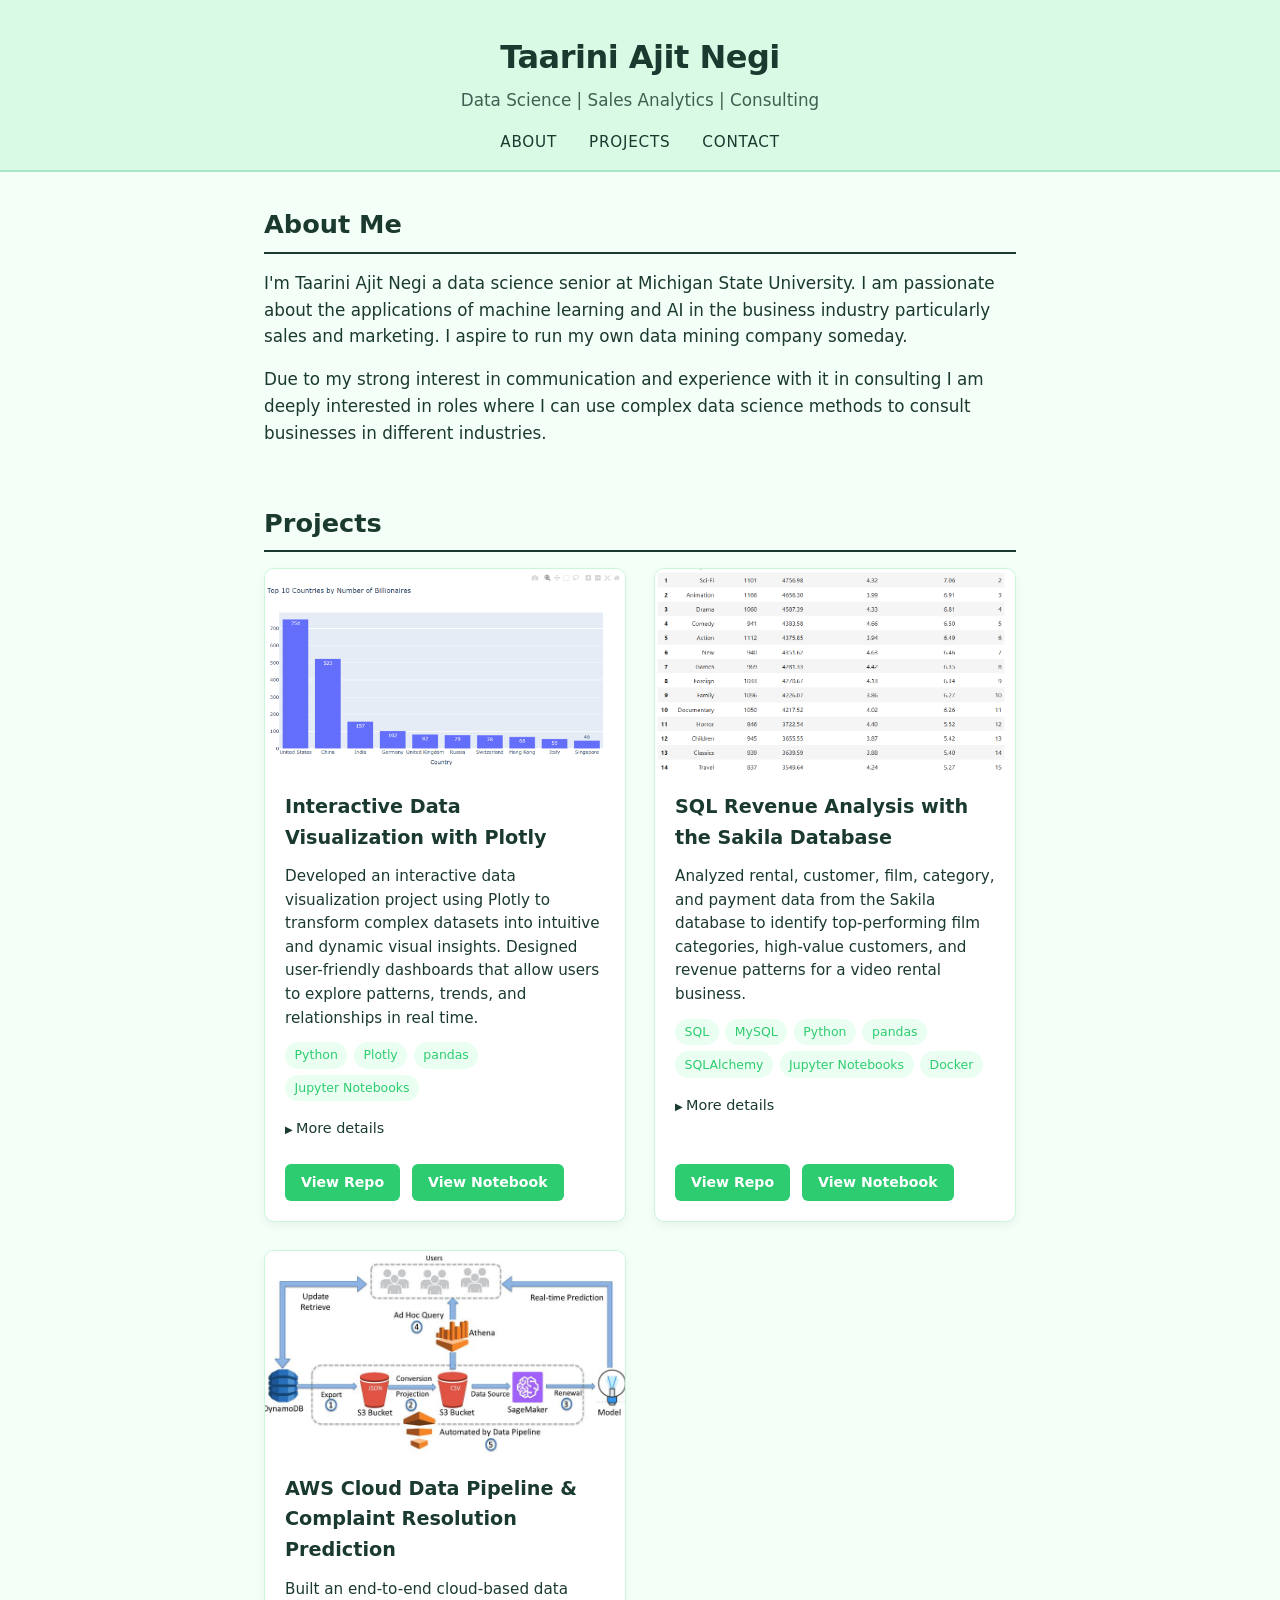
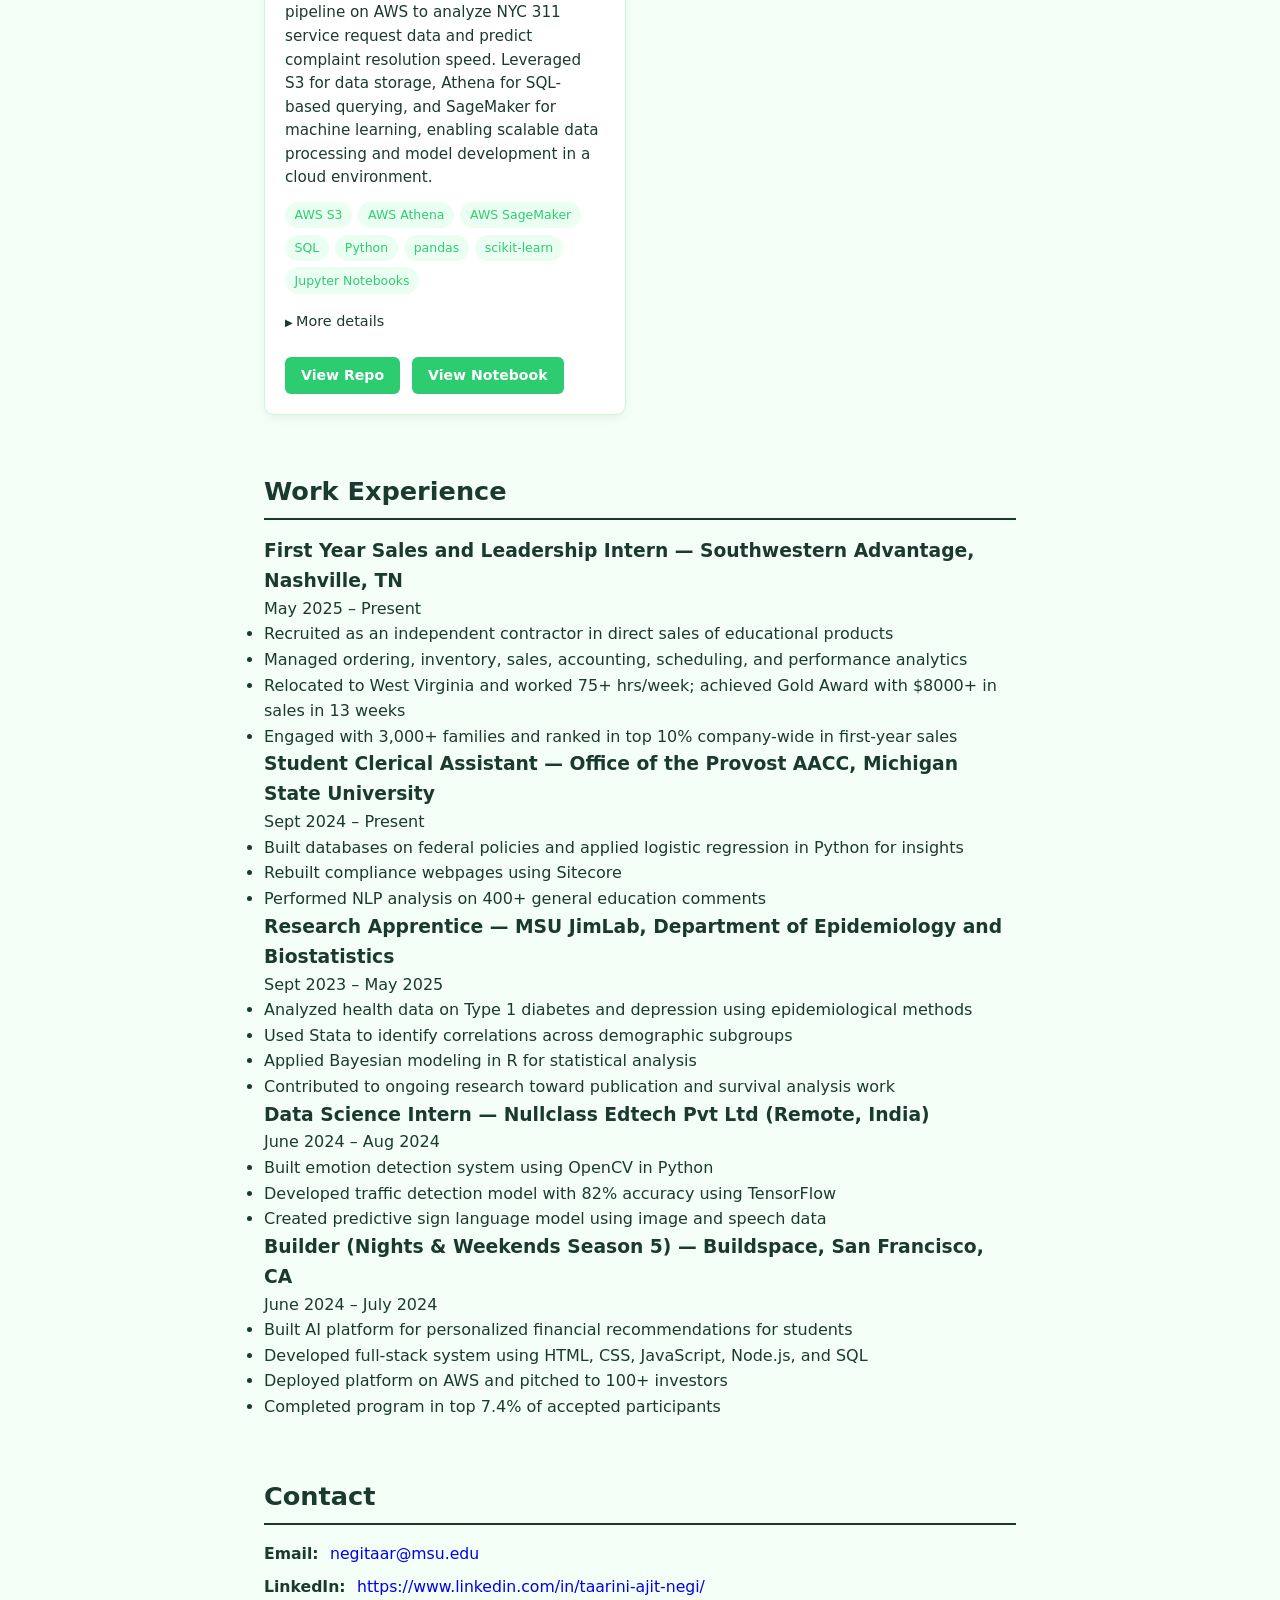
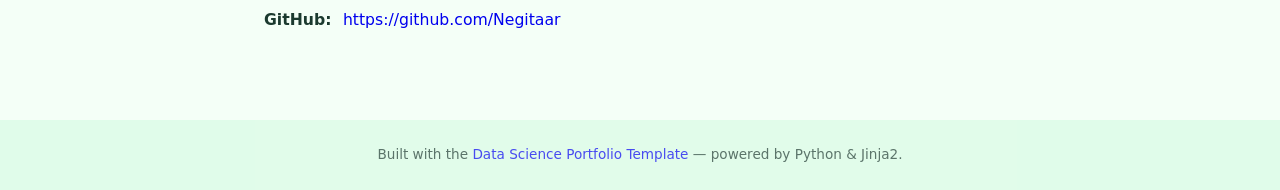
<file: docs/index.html>
<!DOCTYPE html>
<html lang="en">
<head>
  <meta charset="UTF-8" />
  <meta name="viewport" content="width=device-width, initial-scale=1.0" />
  <title>Taarini Ajit Negi | Data Science Portfolio</title>

  <!-- Base styles always loaded -->
  <link rel="stylesheet" href="css/base.css" />

  <!-- Theme stylesheet — controlled by `theme` in portfolio_config.yaml -->
  <link rel="stylesheet" href="css/themes/light-green.css" />
</head>
<body>

  <!-- ===== Header ===== -->
  <header class="site-header">
    <div class="header-inner">
      <div class="header-name">Taarini Ajit Negi</div>
      <div class="header-tagline">Data Science | Sales Analytics | Consulting </div>
    </div>

    <!-- Navigation bar -->
    <nav class="site-nav">
      <a href="#about">About</a>
      <a href="#projects">Projects</a>
      <a href="#contact">Contact</a>
    </nav>
  </header>

  <!-- ===== Main content (filled in by child templates) ===== -->
  <main class="site-main">
    

<!-- ===== About Section ===== -->
<section id="about" class="section about-section">
  <h2>About Me</h2>
  <div class="about-text">
    <p>I'm Taarini Ajit Negi a data science senior at Michigan State University. I am passionate about the applications of machine learning and AI in the 
business industry particularly sales and marketing. I aspire to run my own data mining company someday. </p>
<p>Due to my strong interest in communication and experience with it in consulting I am deeply interested in roles where I can use complex data science methods
to consult businesses in different industries.</p>
  </div>
</section>


<!-- ===== Projects Section ===== -->
<section id="projects" class="section projects-section">
  <h2>Projects</h2>

  <div class="project-grid">
    
    <article class="project-card">
      <div class="project-image-wrapper">
        <img
          src="img/billionaires_bycountry.png"
          alt="Thumbnail for Interactive Data Visualization with Plotly"
          class="project-image"
        />
      </div>

      <div class="project-body">
        <h3 class="project-title">Interactive Data Visualization with Plotly</h3>

        <p class="project-summary">
          Developed an interactive data visualization project using Plotly to transform complex datasets into intuitive and dynamic visual insights. Designed user-friendly dashboards that allow users to explore patterns, trends, and relationships in real time.

        </p>

        <div class="tech-stack">
          
          <span class="tech-badge">Python</span>
          
          <span class="tech-badge">Plotly</span>
          
          <span class="tech-badge">pandas</span>
          
          <span class="tech-badge">Jupyter Notebooks</span>
          
        </div>

        <details class="project-details">
          <summary>More details</summary>

          <div class="detail-block">
            <h4>Problem</h4>
            <p>Traditional static visualizations often fail to effectively communicate complex patterns in data, especially to non-technical audiences. There was a need for an interactive solution that allows users to explore data dynamically and uncover insights without requiring advanced technical knowledge.
</p>
          </div>

          <div class="detail-block">
            <h4>Approach</h4>
            <p>Cleaned and processed the dataset using pandas, followed by designing multiple interactive visualizations using Plotly. Implemented features such as hover interactions, filtering, and dynamic views to enhance user engagement. Structured the project as a reproducible Jupyter Notebook and prepared it for public sharing via GitHub.
</p>
          </div>

          <div class="detail-block">
            <h4>Results &amp; Impact</h4>
            <p>Successfully created an interactive visualization tool that makes data exploration more accessible and engaging. Users can identify trends and relationships more efficiently compared to static charts. This project demonstrates the ability to communicate complex data insights through intuitive and visually appealing interfaces.
</p>
          </div>
        </details>

        <div class="project-links">
          
          <a href="https://github.com/Negitaar/cmse492-hw01-negitaar" target="_blank" rel="noopener" class="btn btn-repo">
            View Repo
          </a>
          

          
          <a href="https://github.com/Negitaar/cmse492-hw01-negitaar/blob/main/notebooks/CMSE_402HonorsProject.ipynb" target="_blank" rel="noopener" class="btn btn-notebook">
            View Notebook
          </a>
          
        </div>
      </div>
    </article>
    
    <article class="project-card">
      <div class="project-image-wrapper">
        <img
          src="img/sql_sakila.png"
          alt="Thumbnail for SQL Revenue Analysis with the Sakila Database"
          class="project-image"
        />
      </div>

      <div class="project-body">
        <h3 class="project-title">SQL Revenue Analysis with the Sakila Database</h3>

        <p class="project-summary">
          Analyzed rental, customer, film, category, and payment data from the Sakila database to identify top-performing film categories, high-value customers, and revenue patterns for a video rental business.

        </p>

        <div class="tech-stack">
          
          <span class="tech-badge">SQL</span>
          
          <span class="tech-badge">MySQL</span>
          
          <span class="tech-badge">Python</span>
          
          <span class="tech-badge">pandas</span>
          
          <span class="tech-badge">SQLAlchemy</span>
          
          <span class="tech-badge">Jupyter Notebooks</span>
          
          <span class="tech-badge">Docker</span>
          
        </div>

        <details class="project-details">
          <summary>More details</summary>

          <div class="detail-block">
            <h4>Problem</h4>
            <p>A video rental store manager needs to understand which film categories generate the most revenue and rental activity, as well as which customers contribute the most value. This analysis uses SQL to turn transactional rental and payment data into business insights that can support inventory, marketing, and customer engagement decisions.
</p>
          </div>

          <div class="detail-block">
            <h4>Approach</h4>
            <p>Connected to a Dockerized MySQL Sakila database from a Jupyter Notebook using SQLAlchemy. Wrote SQL queries using joins, aggregation, HAVING clauses, common table expressions, and window functions to analyze revenue, rentals, category performance, and customer activity. Validated results with row-count checks, grouped summaries, and sanity checks.
</p>
          </div>

          <div class="detail-block">
            <h4>Results &amp; Impact</h4>
            <p>Produced a manager-style report ranking film categories by total revenue, total rentals, average revenue per rental, percent of total revenue, and revenue rank. The project demonstrates the ability to translate relational database tables into actionable business insights for operations and marketing decisions.
</p>
          </div>
        </details>

        <div class="project-links">
          
          <a href="https://github.com/Negitaar/cmse492-hw02-negitaar" target="_blank" rel="noopener" class="btn btn-repo">
            View Repo
          </a>
          

          
          <a href="https://github.com/Negitaar/cmse492-hw02-negitaar/blob/main/docker-compose.yml" target="_blank" rel="noopener" class="btn btn-notebook">
            View Notebook
          </a>
          
        </div>
      </div>
    </article>
    
    <article class="project-card">
      <div class="project-image-wrapper">
        <img
          src="img/aws_image.jpg"
          alt="Thumbnail for AWS Cloud Data Pipeline &amp; Complaint Resolution Prediction"
          class="project-image"
        />
      </div>

      <div class="project-body">
        <h3 class="project-title">AWS Cloud Data Pipeline &amp; Complaint Resolution Prediction</h3>

        <p class="project-summary">
          Built an end-to-end cloud-based data pipeline on AWS to analyze NYC 311 service request data and predict complaint resolution speed. Leveraged S3 for data storage, Athena for SQL-based querying, and SageMaker for machine learning, enabling scalable data processing and model development in a cloud environment.

        </p>

        <div class="tech-stack">
          
          <span class="tech-badge">AWS S3</span>
          
          <span class="tech-badge">AWS Athena</span>
          
          <span class="tech-badge">AWS SageMaker</span>
          
          <span class="tech-badge">SQL</span>
          
          <span class="tech-badge">Python</span>
          
          <span class="tech-badge">pandas</span>
          
          <span class="tech-badge">scikit-learn</span>
          
          <span class="tech-badge">Jupyter Notebooks</span>
          
        </div>

        <details class="project-details">
          <summary>More details</summary>

          <div class="detail-block">
            <h4>Problem</h4>
            <p>Large-scale public service datasets, such as NYC 311 complaints, are difficult to analyze using local tools due to their size and complexity. There was a need for a scalable cloud-based workflow to store, query, and model the data efficiently, while also generating insights into factors influencing complaint resolution times.
</p>
          </div>

          <div class="detail-block">
            <h4>Approach</h4>
            <p>Designed a structured data pipeline by uploading raw datasets to AWS S3 and organizing them into logical prefixes for reproducibility. Created external tables in Athena to query the data using SQL and engineered features for modeling. Generated a modeling dataset and exported it back to S3, then loaded it into SageMaker for machine learning. Built and evaluated a classification model to predict whether complaints would be resolved within three days, and compared local sklearn workflows with SageMaker built-in algorithms.
</p>
          </div>

          <div class="detail-block">
            <h4>Results &amp; Impact</h4>
            <p>Successfully implemented a scalable cloud workflow that integrates data engineering, SQL analytics, and machine learning. The model provides a baseline prediction of complaint resolution speed, demonstrating the ability to derive actionable insights from large public datasets. This project highlights proficiency in building reproducible cloud-based data pipelines and applying machine learning in a real-world context.
</p>
          </div>
        </details>

        <div class="project-links">
          
          <a href="https://github.com/Negitaar/aws-cloud-computing-project" target="_blank" rel="noopener" class="btn btn-repo">
            View Repo
          </a>
          

          
          <a href="https://github.com/Negitaar/aws-cloud-computing-project/blob/main/notebooks/day27_inclass_assignment-STUDENT (1).ipynb" target="_blank" rel="noopener" class="btn btn-notebook">
            View Notebook
          </a>
          
        </div>
      </div>
    </article>
    
  </div>
</section>


<!-- ===== Work Experience Section ===== -->
<section id="experience" class="section experience-section">
  <h2>Work Experience</h2>

  <div class="experience-list">
    
    <article class="experience-item">
      <h3>First Year Sales and Leadership Intern — Southwestern Advantage, Nashville, TN</h3>
      <p class="experience-duration">May 2025 – Present</p>

      <ul>
        
        <li>Recruited as an independent contractor in direct sales of educational products</li>
        
        <li>Managed ordering, inventory, sales, accounting, scheduling, and performance analytics</li>
        
        <li>Relocated to West Virginia and worked 75+ hrs/week; achieved Gold Award with $8000+ in sales in 13 weeks</li>
        
        <li>Engaged with 3,000+ families and ranked in top 10% company-wide in first-year sales</li>
        
      </ul>
    </article>
    
    <article class="experience-item">
      <h3>Student Clerical Assistant — Office of the Provost AACC, Michigan State University</h3>
      <p class="experience-duration">Sept 2024 – Present</p>

      <ul>
        
        <li>Built databases on federal policies and applied logistic regression in Python for insights</li>
        
        <li>Rebuilt compliance webpages using Sitecore</li>
        
        <li>Performed NLP analysis on 400+ general education comments</li>
        
      </ul>
    </article>
    
    <article class="experience-item">
      <h3>Research Apprentice — MSU JimLab, Department of Epidemiology and Biostatistics</h3>
      <p class="experience-duration">Sept 2023 – May 2025</p>

      <ul>
        
        <li>Analyzed health data on Type 1 diabetes and depression using epidemiological methods</li>
        
        <li>Used Stata to identify correlations across demographic subgroups</li>
        
        <li>Applied Bayesian modeling in R for statistical analysis</li>
        
        <li>Contributed to ongoing research toward publication and survival analysis work</li>
        
      </ul>
    </article>
    
    <article class="experience-item">
      <h3>Data Science Intern — Nullclass Edtech Pvt Ltd (Remote, India)</h3>
      <p class="experience-duration">June 2024 – Aug 2024</p>

      <ul>
        
        <li>Built emotion detection system using OpenCV in Python</li>
        
        <li>Developed traffic detection model with 82% accuracy using TensorFlow</li>
        
        <li>Created predictive sign language model using image and speech data</li>
        
      </ul>
    </article>
    
    <article class="experience-item">
      <h3>Builder (Nights &amp; Weekends Season 5) — Buildspace, San Francisco, CA</h3>
      <p class="experience-duration">June 2024 – July 2024</p>

      <ul>
        
        <li>Built AI platform for personalized financial recommendations for students</li>
        
        <li>Developed full-stack system using HTML, CSS, JavaScript, Node.js, and SQL</li>
        
        <li>Deployed platform on AWS and pitched to 100+ investors</li>
        
        <li>Completed program in top 7.4% of accepted participants</li>
        
      </ul>
    </article>
    
  </div>
</section>


<!-- ===== Contact Section ===== -->
<section id="contact" class="section contact-section">
  <h2>Contact</h2>

  <ul class="contact-list">
    
    <li>
      <span class="contact-label">Email:</span>
      <a href="mailto:negitaar@msu.edu">negitaar@msu.edu</a>
    </li>
    

    
    <li>
      <span class="contact-label">LinkedIn:</span>
      <a href="https://www.linkedin.com/in/taarini-ajit-negi/" target="_blank" rel="noopener">
        https://www.linkedin.com/in/taarini-ajit-negi/
      </a>
    </li>
    

    
    <li>
      <span class="contact-label">GitHub:</span>
      <a href="https://github.com/Negitaar" target="_blank" rel="noopener">
        https://github.com/Negitaar
      </a>
    </li>
    
  </ul>
</section>


  </main>

  <!-- ===== Footer ===== -->
  <footer class="site-footer">
    <p>Built with the <a href="https://github.com/devinsilvia/professional_portfolio_template">Data Science Portfolio Template</a> &mdash; powered by Python &amp; Jinja2.</p>
  </footer>

</body>
</html>
</file>
<file: docs/css/base.css>
/* ============================================================
   base.css  —  Layout and structure styles shared by all themes.
   Theme-specific colors (backgrounds, text, accents) live in
   static/css/themes/light.css and static/css/themes/dark.css.
   ============================================================ */

/* ----- Reset & box model ----- */
*, *::before, *::after {
  box-sizing: border-box;
  margin: 0;
  padding: 0;
}

body {
  font-family: "Segoe UI", system-ui, -apple-system, sans-serif;
  font-size: 1rem;
  line-height: 1.6;
  min-height: 100vh;
  display: flex;
  flex-direction: column;
}

a {
  text-decoration: none;
}

a:hover {
  text-decoration: underline;
}

img {
  max-width: 100%;
  display: block;
}

/* ----- Site header ----- */
.site-header {
  padding: 2rem 1.5rem 1rem;
  text-align: center;
}

.header-name {
  font-size: 2rem;
  font-weight: 700;
  letter-spacing: -0.5px;
}

.header-tagline {
  font-size: 1.05rem;
  margin-top: 0.25rem;
  opacity: 0.8;
}

/* ----- Navigation ----- */
.site-nav {
  margin-top: 1rem;
  display: flex;
  justify-content: center;
  gap: 2rem;
  font-size: 0.95rem;
  font-weight: 500;
  text-transform: uppercase;
  letter-spacing: 0.05em;
}

/* ----- Main content area ----- */
.site-main {
  flex: 1;
  max-width: 800px;
  width: 100%;
  margin: 0 auto;
  padding: 2rem 1.5rem;
}

/* ----- Generic section spacing ----- */
.section {
  margin-bottom: 3.5rem;
}

.section h2 {
  font-size: 1.6rem;
  font-weight: 700;
  margin-bottom: 1rem;
  padding-bottom: 0.4rem;
  border-bottom: 2px solid;
}

/* ----- About section ----- */
.about-text {
  font-size: 1.05rem;
}

.about-text p + p {
  margin-top: 1rem;
}

/* ----- Project grid ----- */
.project-grid {
  display: grid;
  grid-template-columns: repeat(auto-fill, minmax(340px, 1fr));
  gap: 1.75rem;
}

/* ----- Project card ----- */
.project-card {
  border-radius: 10px;
  overflow: hidden;
  display: flex;
  flex-direction: column;
  box-shadow: 0 2px 8px rgba(0, 0, 0, 0.08);
  transition: box-shadow 0.2s ease;
}

.project-card:hover {
  box-shadow: 0 4px 16px rgba(0, 0, 0, 0.14);
}

.project-image-wrapper {
  width: 100%;
  aspect-ratio: 16 / 9;
  overflow: hidden;
}

.project-image {
  width: 100%;
  height: 100%;
  object-fit: cover;
}

.project-body {
  padding: 1.25rem;
  display: flex;
  flex-direction: column;
  gap: 0.75rem;
  flex: 1;
}

.project-title {
  font-size: 1.2rem;
  font-weight: 600;
}

.project-summary {
  font-size: 0.95rem;
  line-height: 1.55;
}

/* ----- Tech stack badges ----- */
.tech-stack {
  display: flex;
  flex-wrap: wrap;
  gap: 0.4rem;
}

.tech-badge {
  font-size: 0.78rem;
  font-weight: 500;
  padding: 0.2rem 0.6rem;
  border-radius: 999px;
}

/* ----- Collapsible project details ----- */
.project-details {
  font-size: 0.9rem;
}

.project-details summary {
  cursor: pointer;
  font-weight: 500;
  padding: 0.25rem 0;
  list-style: none;
}

.project-details summary::-webkit-details-marker {
  display: none;
}

.project-details summary::before {
  content: "▶  ";
  font-size: 0.7em;
}

details[open] summary::before {
  content: "▼  ";
}

.detail-block {
  margin-top: 0.75rem;
}

.detail-block h4 {
  font-size: 0.85rem;
  text-transform: uppercase;
  letter-spacing: 0.06em;
  margin-bottom: 0.25rem;
  font-weight: 600;
}

/* ----- Project link buttons ----- */
.project-links {
  display: flex;
  gap: 0.75rem;
  margin-top: auto;
  padding-top: 0.5rem;
}

.btn {
  display: inline-block;
  padding: 0.45rem 1rem;
  border-radius: 6px;
  font-size: 0.88rem;
  font-weight: 600;
  transition: opacity 0.15s ease;
}

.btn:hover {
  opacity: 0.85;
  text-decoration: none;
}

/* ----- Contact section ----- */
.contact-list {
  list-style: none;
  display: flex;
  flex-direction: column;
  gap: 0.5rem;
  font-size: 0.98rem;
}

.contact-label {
  font-weight: 600;
  margin-right: 0.4rem;
}

/* ----- Footer ----- */
.site-footer {
  text-align: center;
  padding: 1.5rem;
  font-size: 0.85rem;
  opacity: 0.7;
}

/* ----- Responsive tweaks ----- */
@media (max-width: 500px) {
  .project-grid {
    grid-template-columns: 1fr;
  }
  .header-name {
    font-size: 1.5rem;
  }
}
</file>
<file: docs/css/themes/light-green.css>
/* Light Green Theme */

body {
  background-color: #f4fff7;
  color: #1b3a2f;
}

.site-header {
  background-color: #d9fbe5;
  border-bottom: 2px solid #a8e6c1;
}

.site-nav a {
  color: #1b3a2f;
}

.site-nav a:hover {
  color: #2ecc71;
}

.project-card {
  background-color: #ffffff;
  border: 1px solid #c8f7dc;
  box-shadow: 0 4px 10px rgba(0,0,0,0.05);
}

.tech-badge {
  background-color: #eafff1;
  color: #2ecc71;
}

.btn {
  background-color: #2ecc71;
  color: white;
}

.btn:hover {
  background-color: #27ae60;
}

.site-footer {
  background-color: #d9fbe5;
}
</file>
